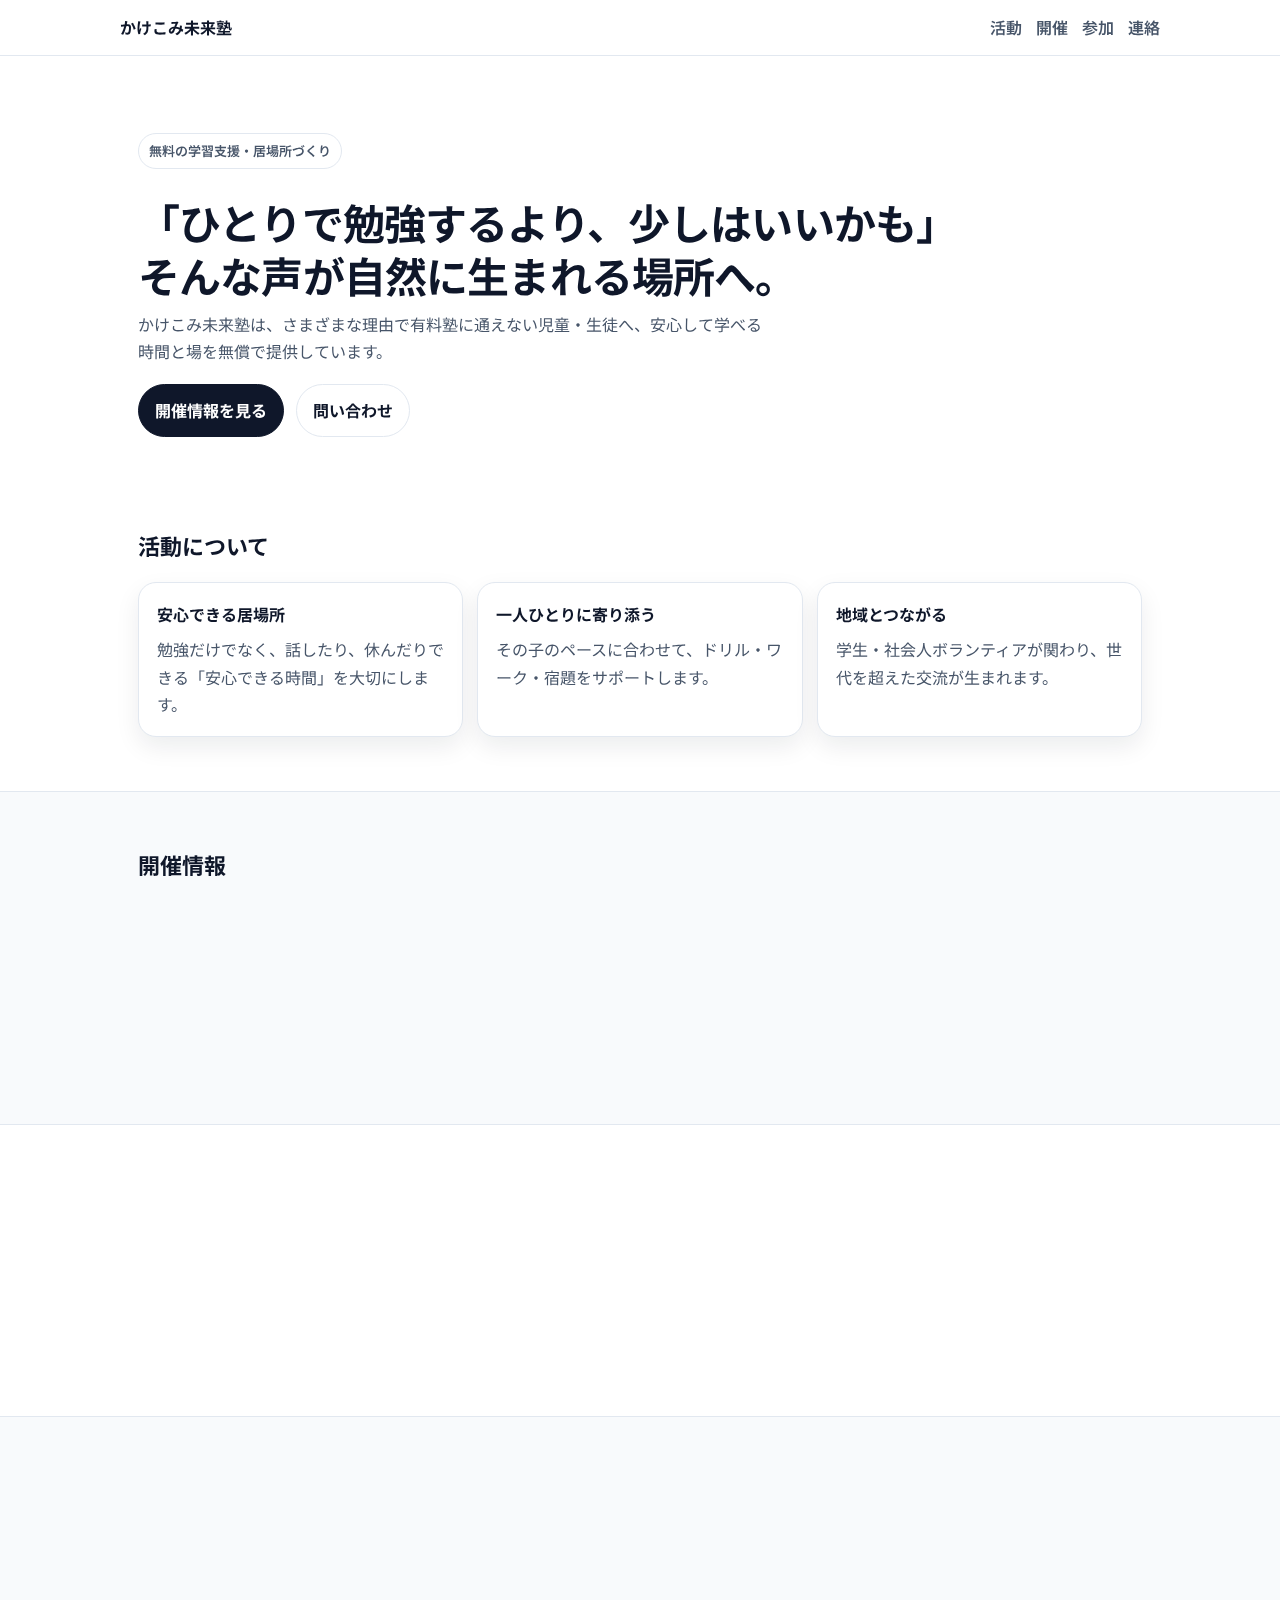
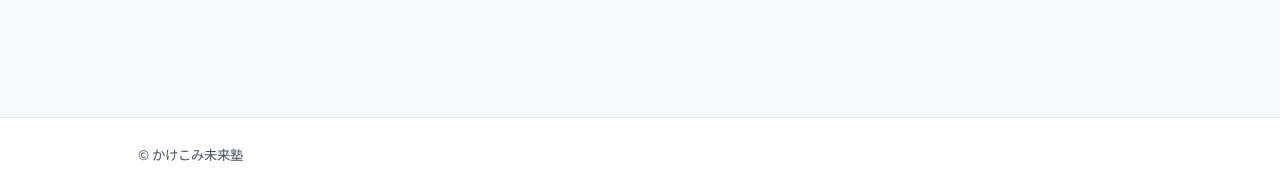
<file: index.html>
<!doctype html>
<html lang="ja">
<head>
  <meta charset="utf-8" />
  <meta name="viewport" content="width=device-width, initial-scale=1" />
  <title>かけこみ未来塾</title>
  <meta name="description" content="さまざまな理由で有料塾に通えない子どもたちへ、安心して学べる無料の学習支援を提供しています。" />
  <link rel="preconnect" href="https://fonts.googleapis.com">
  <link rel="preconnect" href="https://fonts.gstatic.com" crossorigin>
  <link href="https://fonts.googleapis.com/css2?family=Noto+Sans+JP:wght@400;600;700&display=swap" rel="stylesheet">
  <link rel="stylesheet" href="style.css" />
</head>

<body>
  <header class="header">
    <div class="container header__inner">
      <a class="brand" href="#">かけこみ未来塾</a>
      <nav class="nav">
        <a href="#about">活動</a>
        <a href="#info">開催</a>
        <a href="#join">参加</a>
        <a href="#contact">連絡</a>
      </nav>
    </div>
  </header>

  <main>
    <section class="hero">
      <div class="container">
        <p class="pill reveal">無料の学習支援・居場所づくり</p>
        <h1 class="hero__title reveal">
          「ひとりで勉強するより、少しはいいかも」<br/>
          そんな声が自然に生まれる場所へ。
        </h1>
        <p class="hero__lead reveal">
          かけこみ未来塾は、さまざまな理由で有料塾に通えない児童・生徒へ、安心して学べる時間と場を無償で提供しています。
        </p>
        <div class="hero__cta reveal">
          <a class="btn" href="#info">開催情報を見る</a>
          <a class="btn btn--ghost" href="#contact">問い合わせ</a>
        </div>
      </div>
    </section>

    <section id="about" class="section">
      <div class="container">
        <h2 class="section__title reveal">活動について</h2>
        <div class="grid">
          <div class="card reveal">
            <h3>安心できる居場所</h3>
            <p>勉強だけでなく、話したり、休んだりできる「安心できる時間」を大切にします。</p>
          </div>
          <div class="card reveal">
            <h3>一人ひとりに寄り添う</h3>
            <p>その子のペースに合わせて、ドリル・ワーク・宿題をサポートします。</p>
          </div>
          <div class="card reveal">
            <h3>地域とつながる</h3>
            <p>学生・社会人ボランティアが関わり、世代を超えた交流が生まれます。</p>
          </div>
        </div>
      </div>
    </section>

    <section id="info" class="section section--alt">
      <div class="container">
        <h2 class="section__title reveal">開催情報</h2>
        <div class="card reveal">
          <ul class="list">
            <li><strong>日時：</strong>毎週土曜 14:00〜（例）</li>
            <li><strong>場所：</strong>ファイブ・ブリッジ（仙台・北目町）</li>
            <li><strong>対象：</strong>小・中・高校生（例）</li>
            <li><strong>参加費：</strong>無料</li>
          </ul>
          <p class="note">※正確な日時・場所は実情に合わせて書き換えてください。</p>
        </div>
      </div>
    </section>

    <section id="join" class="section">
      <div class="container">
        <h2 class="section__title reveal">参加・ボランティア</h2>
        <div class="grid grid--2">
          <div class="card reveal">
            <h3>参加したい方</h3>
            <p>まずは気軽にお問い合わせください。保護者の方の見学も歓迎です。</p>
          </div>
          <div class="card reveal">
            <h3>ボランティア募集</h3>
            <p>勉強を教えるだけでなく、子どもの「伴走」を大切にしています。</p>
          </div>
        </div>
      </div>
    </section>

    <section id="contact" class="section section--alt">
      <div class="container">
        <h2 class="section__title reveal">問い合わせ</h2>
        <div class="card reveal">
          <p>問い合わせは以下からお願いします。</p>
          <div class="hero__cta">
            <a class="btn" href="#" target="_blank" rel="noopener">問い合わせフォーム（URL差し替え）</a>
            <a class="btn btn--ghost" href="#" target="_blank" rel="noopener">SNS（URL差し替え）</a>
          </div>
        </div>
      </div>
    </section>
  </main>

  <footer class="footer">
    <div class="container">
      <small>© かけこみ未来塾</small>
    </div>
  </footer>

  <script src="script.js"></script>
</body>
</html>
</file>
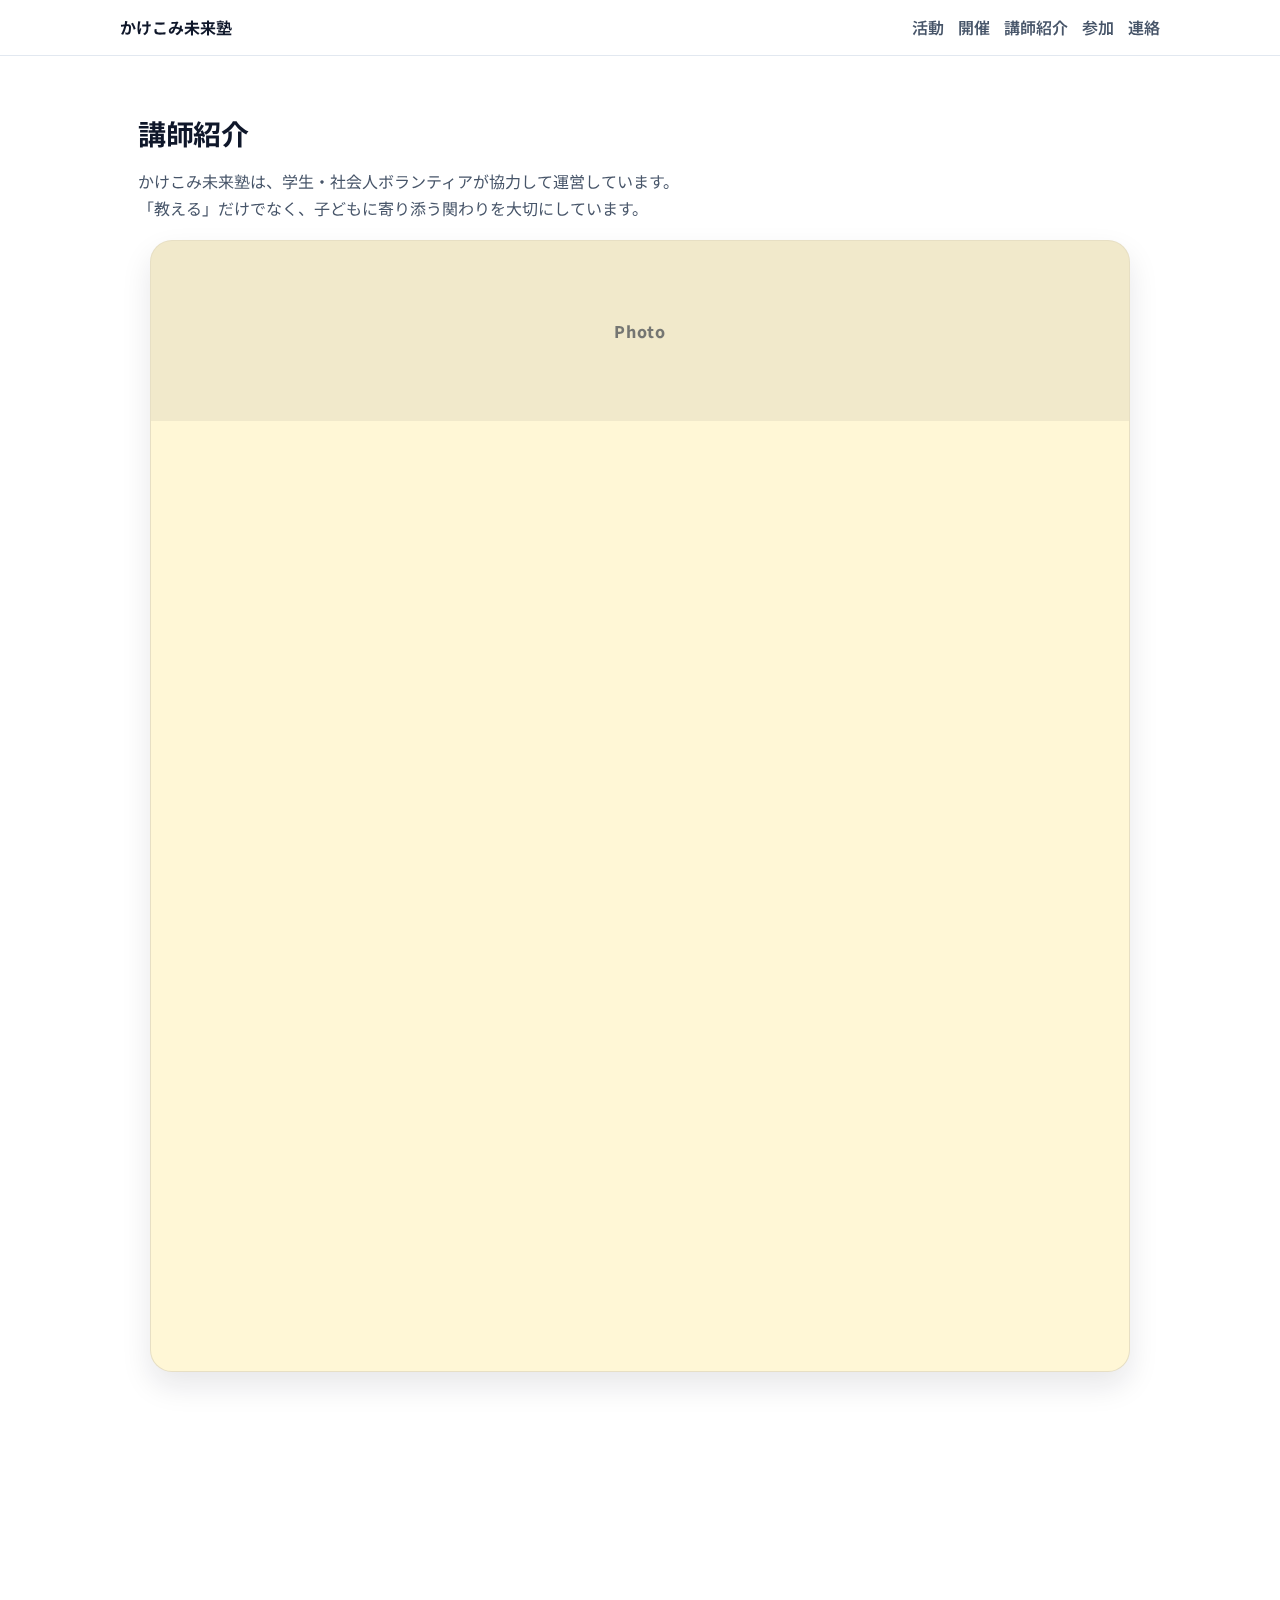
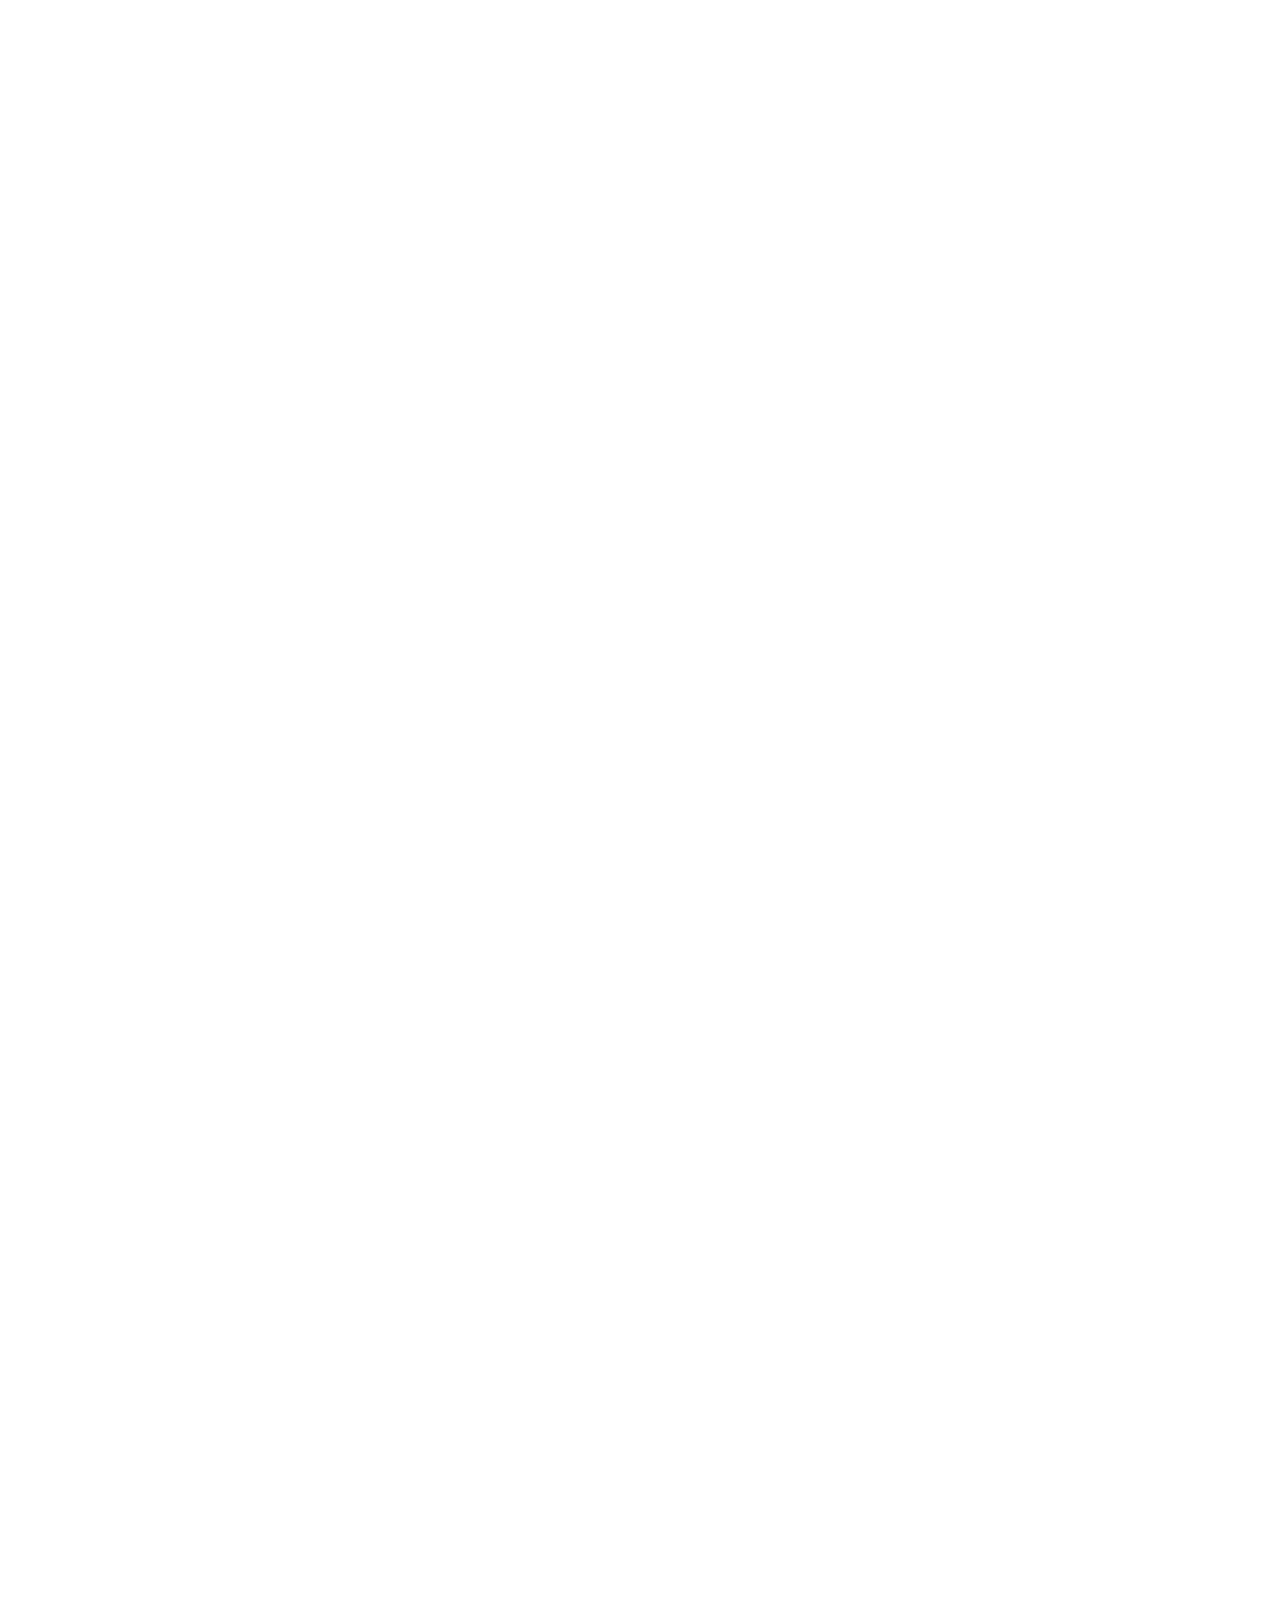
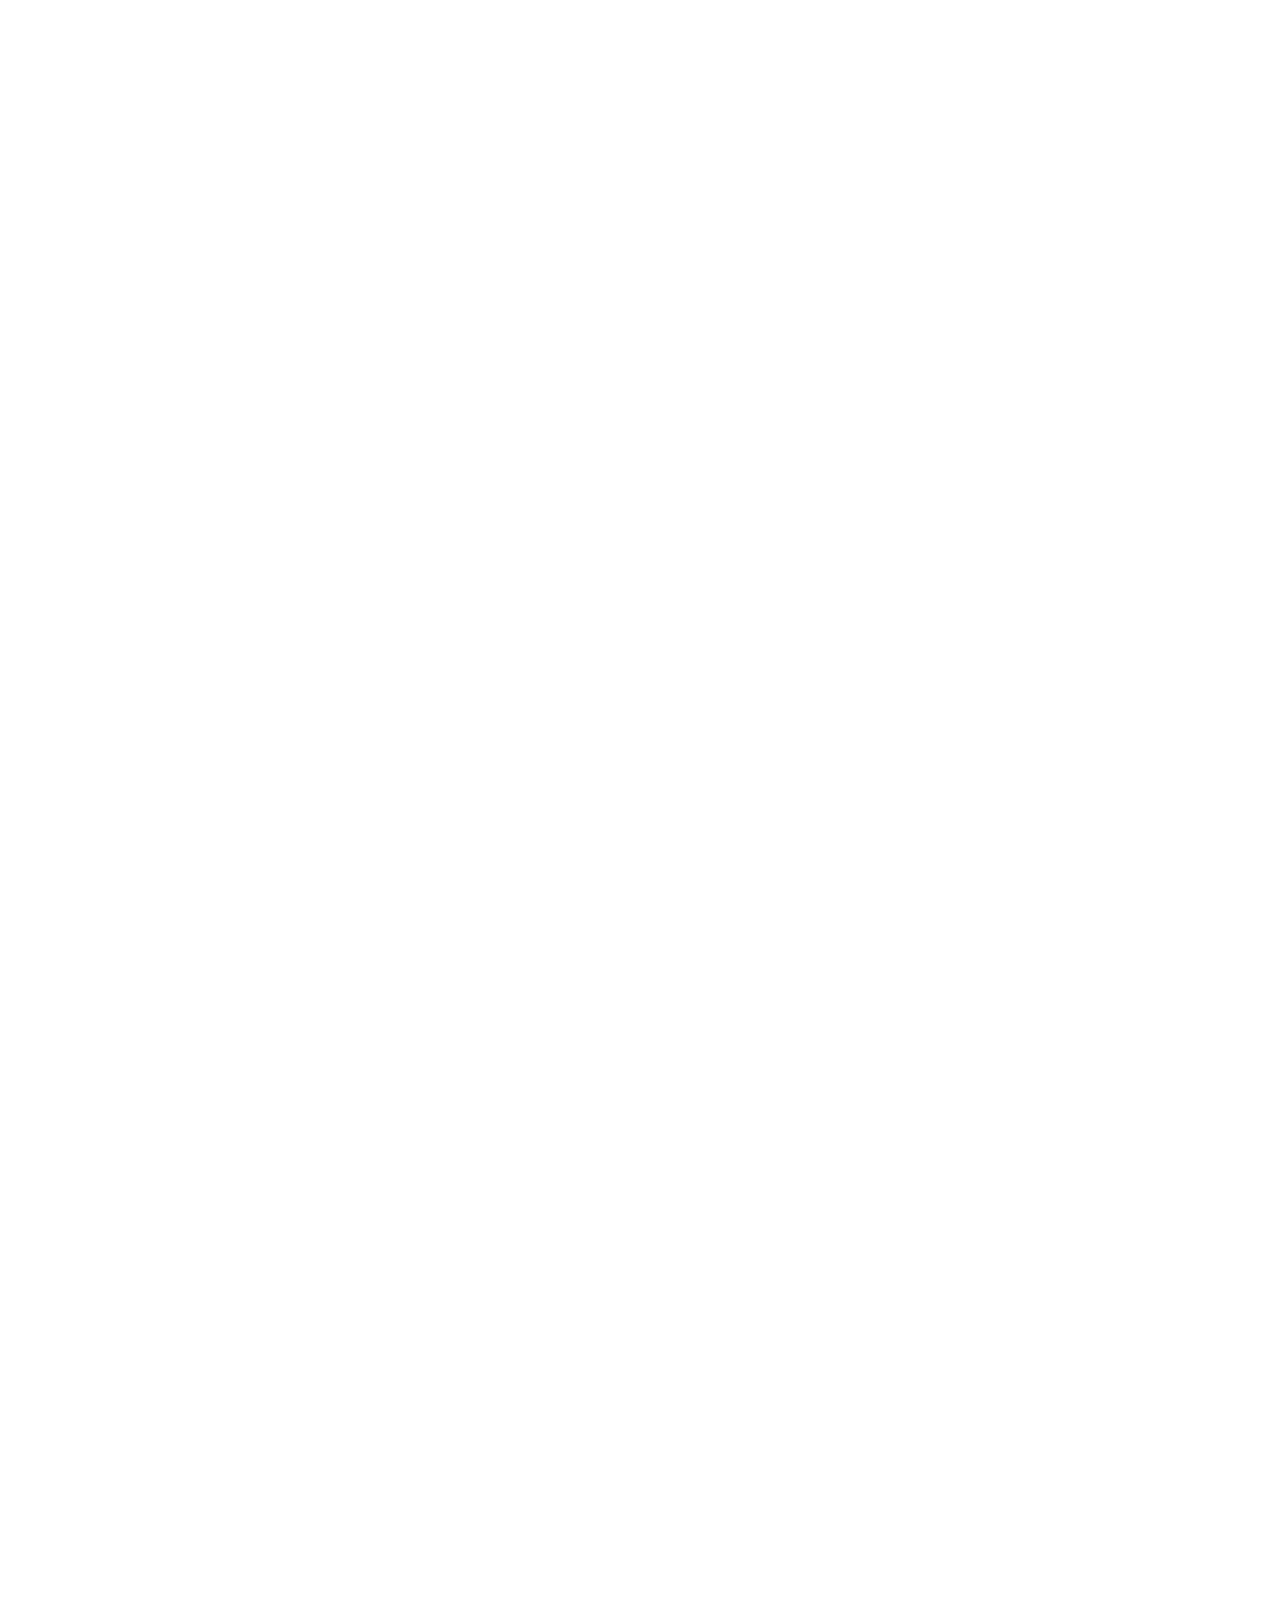
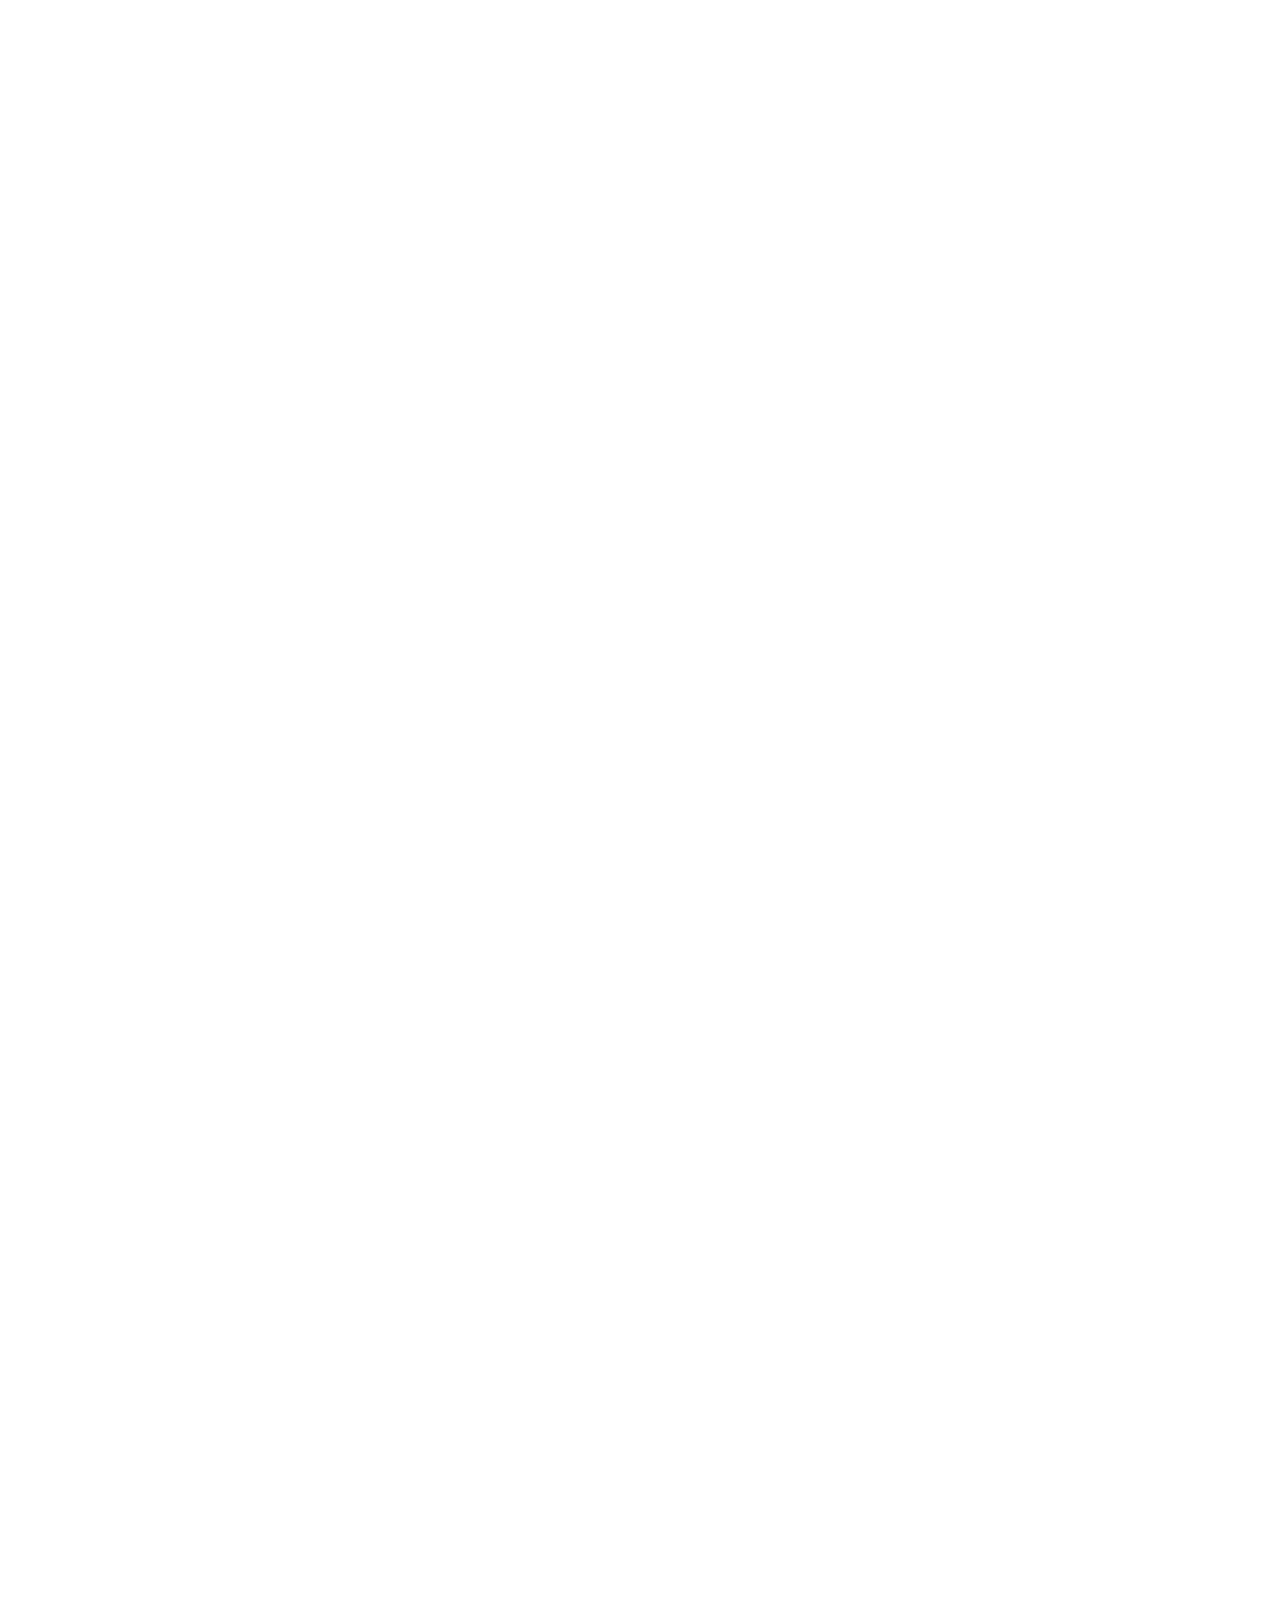
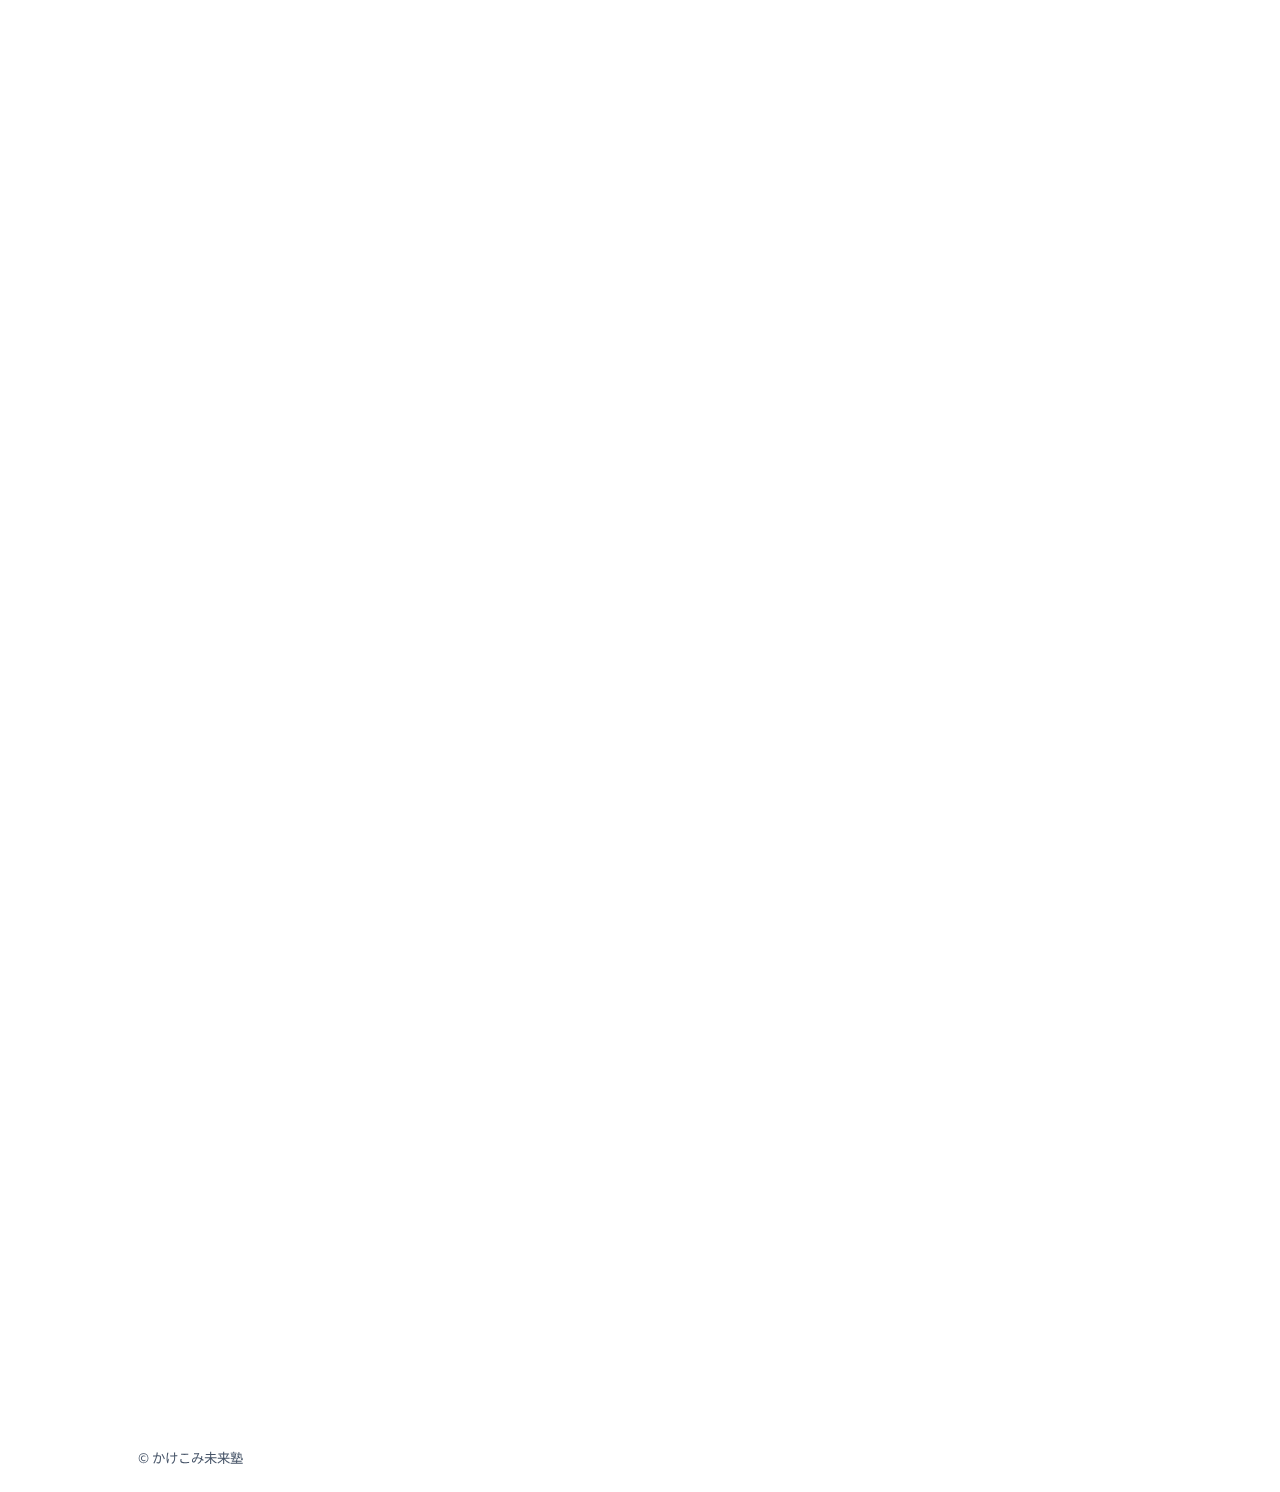
<file: teachers.html>
<!doctype html>
<html lang="ja">
<head>
  <meta charset="utf-8" />
  <meta name="viewport" content="width=device-width, initial-scale=1" />
  <title>講師紹介｜かけこみ未来塾</title>
  <meta name="description" content="かけこみ未来塾の講師（ボランティア）紹介ページです。" />
  <link rel="preconnect" href="https://fonts.googleapis.com">
  <link rel="preconnect" href="https://fonts.gstatic.com" crossorigin>
  <link href="https://fonts.googleapis.com/css2?family=Noto+Sans+JP:wght@400;600;700&display=swap" rel="stylesheet">
  <link rel="stylesheet" href="style.css" />
</head>

<body>
  <header class="header">
    <div class="container header__inner">
      <a class="brand" href="index.html">かけこみ未来塾</a>
      <nav class="nav">
        <a href="index.html#about">活動</a>
        <a href="index.html#info">開催</a>
        <a href="teachers.html" aria-current="page">講師紹介</a>
        <a href="index.html#join">参加</a>
        <a href="index.html#contact">連絡</a>
      </nav>
    </div>
  </header>

  <main class="section">
    <div class="container">
      <h1 class="page__title reveal">講師紹介</h1>
      <p class="page__lead reveal">
        かけこみ未来塾は、学生・社会人ボランティアが協力して運営しています。<br>
        「教える」だけでなく、子どもに寄り添う関わりを大切にしています。
      </p>

     <section class="bio-list">

  <article class="bio-card reveal">
    <div class="bio-photo" aria-hidden="true">Photo</div>
    <div class="bio-body">
      <h2 class="bio-name">ゆい</h2>
      <ul class="bio-ul">
        <li>青森出身の大学生</li>
        <li>得意科目：国語</li>
        <li>理系教科は苦手…</li>
        <li>好きな食べ物：麺全般（特にラーメン）</li>
        <li>趣味：カフェや飲食店を開拓すること。食べ物について考えることが大好きです！</li>
      </ul>
    </div>
  </article>

  <article class="bio-card reveal">
    <div class="bio-photo" aria-hidden="true">Photo</div>
    <div class="bio-body">
      <h2 class="bio-name">たすく</h2>
      <ul class="bio-ul">
        <li>京都出身の大学生</li>
        <li>得意科目：体育と理科</li>
        <li>国語は苦手</li>
        <li>好きな食べ物：学食の自家製カレーとプロテイン</li>
        <li>趣味：生き物を育てること。最近は筋肉も育てている。</li>
      </ul>
    </div>
  </article>

  <article class="bio-card reveal">
    <div class="bio-photo" aria-hidden="true">Photo</div>
    <div class="bio-body">
      <h2 class="bio-name">りん</h2>
      <ul class="bio-ul">
        <li>宮城出身の大学生</li>
        <li>得意科目：音楽と美術</li>
        <li>（国語）</li>
        <li>好きな食べ物：表面カリカリの塩パンとコーヒー</li>
        <li>趣味：服・コスメを見ること</li>
      </ul>
    </div>
  </article>

  <article class="bio-card reveal">
    <div class="bio-photo" aria-hidden="true">Photo</div>
    <div class="bio-body">
      <h2 class="bio-name">たゞ</h2>
      <ul class="bio-ul">
        <li>宮城出身の大学生</li>
        <li>得意科目：国語と理科</li>
        <li>歴史苦手</li>
        <li>好きな食べ物：ラムレーズン</li>
        <li>趣味：熱帯の植物飼育、読書</li>
      </ul>
    </div>
  </article>

  <article class="bio-card reveal">
    <div class="bio-photo" aria-hidden="true">Photo</div>
    <div class="bio-body">
      <h2 class="bio-name">ぬまたあゆみ</h2>
      <ul class="bio-ul">
        <li>川崎町出身の社会人◯年目</li>
        <li>得意：神経衰弱、石鹸を手で泡立てること</li>
        <li>苦手：絵を描くこと</li>
        <li>好きな食べ物：豚汁</li>
        <li>趣味：パン作り（発酵で寝かせた生地をながめることが好き）</li>
      </ul>
    </div>
  </article>

  <article class="bio-card reveal">
    <div class="bio-photo" aria-hidden="true">Photo</div>
    <div class="bio-body">
      <h2 class="bio-name">けいすけ</h2>
      <ul class="bio-ul">
        <li>神奈川県出身の大学生</li>
        <li>英語を少しずつ勉強中</li>
        <li>数学は苦手</li>
        <li>好きな食べ物：母のひじきご飯と自家製の炒飯</li>
        <li>趣味：デジタルデトックス。最近はランニングで老廃物もデジタルもデトックスしている</li>
      </ul>
    </div>
  </article>

  <article class="bio-card reveal">
    <div class="bio-photo" aria-hidden="true">Photo</div>
    <div class="bio-body">
      <h2 class="bio-name">たかはし</h2>
      <ul class="bio-ul">
        <li>強み：40年以上の社会人経験</li>
        <li>弱み：若者価値観のアップデートに時間が掛かっている</li>
        <li>好きなこと：若い人に楽しく色々と教えてもらうこと</li>
      </ul>
    </div>
  </article>

</section>


      <div class="card reveal" style="margin-top:18px;">
        <h3 style="margin:0 0 8px;">講師として参加したい方へ</h3>
        <p style="margin:0;color:var(--muted);">
          まずは見学からでもOKです。問い合わせページからご連絡ください。
        </p>
      </div>
    </div>
  </main>

  <footer class="footer">
    <div class="container">
      <small>© かけこみ未来塾</small>
    </div>
  </footer>

  <script src="script.js"></script>
</body>
</html>
</file>
<file: style.css>
:root{
  --bg:#ffffff;
  --text:#0f172a;
  --muted:#475569;
  --line:#e2e8f0;
  --card:#ffffff;
  --alt:#f8fafc;
  --accent:#0ea5e9;
  --shadow: 0 10px 25px rgba(15,23,42,.08);
  --r:18px;
}

*{box-sizing:border-box}
html,body{margin:0;padding:0}
body{
  font-family:"Noto Sans JP", system-ui, -apple-system, Segoe UI, Roboto, sans-serif;
  color:var(--text);
  background:var(--bg);
  line-height:1.7;
}

.container{max-width:1040px;margin:0 auto;padding:0 18px}

.header{
  position:sticky;top:0;z-index:20;
  background:rgba(255,255,255,.88);
  backdrop-filter:saturate(180%) blur(10px);
  border-bottom:1px solid var(--line);
}
.header__inner{display:flex;align-items:center;justify-content:space-between;gap:16px;padding:14px 0}
.brand{font-weight:700;text-decoration:none;color:var(--text)}
.nav{display:flex;gap:14px;flex-wrap:wrap}
.nav a{color:var(--muted);text-decoration:none;font-weight:600}
.nav a:hover{color:var(--text)}

.hero{padding:64px 0 36px}
.pill{
  display:inline-block;padding:6px 10px;border:1px solid var(--line);
  border-radius:999px;color:var(--muted);font-weight:600;font-size:13px;
}
.hero__title{font-size:clamp(26px, 4vw, 42px);letter-spacing:-.02em;line-height:1.25;margin:14px 0 10px}
.hero__lead{color:var(--muted);max-width:70ch;margin:0}
.hero__cta{display:flex;gap:12px;flex-wrap:wrap;margin-top:18px}

.btn{
  display:inline-flex;align-items:center;justify-content:center;
  padding:12px 16px;border-radius:999px;text-decoration:none;
  background:var(--text);color:#fff;font-weight:700;border:1px solid var(--text);
}
.btn--ghost{background:transparent;color:var(--text);border:1px solid var(--line)}
.btn:hover{transform:translateY(-1px)}
.btn:active{transform:translateY(0)}

.section{padding:54px 0}
.section--alt{background:var(--alt);border-top:1px solid var(--line);border-bottom:1px solid var(--line)}
.section__title{font-size:22px;margin:0 0 18px}

.grid{display:grid;grid-template-columns:repeat(3,minmax(0,1fr));gap:14px}
.grid--2{grid-template-columns:repeat(2,minmax(0,1fr))}
@media (max-width: 820px){
  .grid{grid-template-columns:1fr}
  .grid--2{grid-template-columns:1fr}
}

.card{
  background:var(--card);
  border:1px solid var(--line);
  border-radius:var(--r);
  padding:18px;
  box-shadow:var(--shadow);
}
.card h3{margin:0 0 8px;font-size:16px}
.card p{margin:0;color:var(--muted)}

.list{margin:0;padding-left:18px}
.note{margin:12px 0 0;color:var(--muted);font-size:13px}

.footer{padding:22px 0;color:var(--muted)}
.reveal{
  opacity:0;
  transform: translateY(10px);
  transition: opacity .7s ease, transform .7s ease;
}
.reveal.is-in{
  opacity:1;
  transform: translateY(0);
}
.page__title{font-size:28px;margin:0 0 10px;letter-spacing:-.01em}
.page__lead{margin:0 0 18px;color:var(--muted)}

.teacher-grid{
  display:grid;
  grid-template-columns:repeat(2,minmax(0,1fr));
  gap:14px;
}
@media (max-width: 820px){
  .teacher-grid{grid-template-columns:1fr}
}

.teacher-card{
  display:flex;
  gap:14px;
  align-items:flex-start;
  background:var(--card);
  border:1px solid var(--line);
  border-radius:var(--r);
  padding:16px;
  box-shadow:var(--shadow);
}

.teacher-avatar{
  width:88px;height:88px;
  border-radius:18px;
  object-fit:cover;
  border:1px solid var(--line);
  flex:0 0 auto;
}
.teacher-avatar--placeholder{
  display:flex;align-items:center;justify-content:center;
  background:var(--alt);
  color:var(--muted);
  font-size:12px;
}

.teacher-name{margin:0;font-size:16px}
.teacher-meta{margin:4px 0 8px;color:var(--muted);font-size:13px}
.teacher-text{margin:10px 0 0;color:var(--muted)}
.teacher-tags{margin:0;display:flex;gap:8px;flex-wrap:wrap}

.tag{
  display:inline-flex;
  padding:4px 8px;
  border:1px solid var(--line);
  border-radius:999px;
  color:var(--muted);
  font-size:12px;
  font-weight:600;
}
/* --- 講師紹介：左右交互カード --- */
.bio-list{
  display:flex;
  flex-direction:column;
  gap:16px;

  /* 追加：カードを中央に寄せる */
  align-items:center;
}

/* カード本体：横並び */
.bio-card{
  display:flex;
  align-items:stretch;
  gap:16px;
  border:1px solid rgba(15,23,42,.10);
  border-radius:22px;
  overflow:hidden;                 /* 端まで写真を寄せる */
  background:#fff7d6;              /* 淡い黄色 */
  box-shadow: 0 14px 30px rgba(15,23,42,.10);

  /* 追加：カードの横幅を“短く”して余白をなくす */
  width: min(980px, 100%);
}

/* 偶数は左右反転（交互） */
.bio-card:nth-child(even){
  flex-direction:row-reverse;
}

/* ダミー写真：端に固定 */
.bio-photo{
  flex:0 0 240px;
  display:flex;
  align-items:center;
  justify-content:center;
  background:rgba(15,23,42,.06);
  color:rgba(15,23,42,.55);
  font-weight:800;
  letter-spacing:.06em;
  user-select:none;
}

/* 本文 */
.bio-body{
  padding:16px;
  min-width:0;
    /* 追加：本文は常に左寄せで整列 */
  display:flex;
  flex-direction:column;
  align-items:flex-start;
  text-align:left;
}

.bio-name{
  margin:0 0 8px;
  font-size:18px;
  letter-spacing:-.01em;
}

.bio-ul{
  margin:0;
  padding-left:18px;
  color:rgba(15,23,42,.78);
  font-size:14px;
  line-height:1.75;
}

/* スクロール出現：左→右、右→左 */
.bio-card.reveal{
  opacity:0;
  transform: translateX(-18px);
  transition: opacity .7s ease, transform .7s ease;
}
.bio-card:nth-child(even).reveal{
  transform: translateX(18px);
}
.bio-card.reveal.is-in{
  opacity:1;
  transform: translateX(0);
}

/* スマホ：縦並び（写真上、文字下） */
@media (max-width: 700px){
  .bio-card,
  .bio-card:nth-child(even){
    flex-direction:column;
  .bio-list{ align-items:stretch; }  /* スマホは中央寄せ解除 */
  .bio-card{ width:100%; }           /* スマホは全幅 */
}
  }
  .bio-photo{
    flex:0 0 auto;
    width:100%;
    height:180px;
  }
}
</file>
